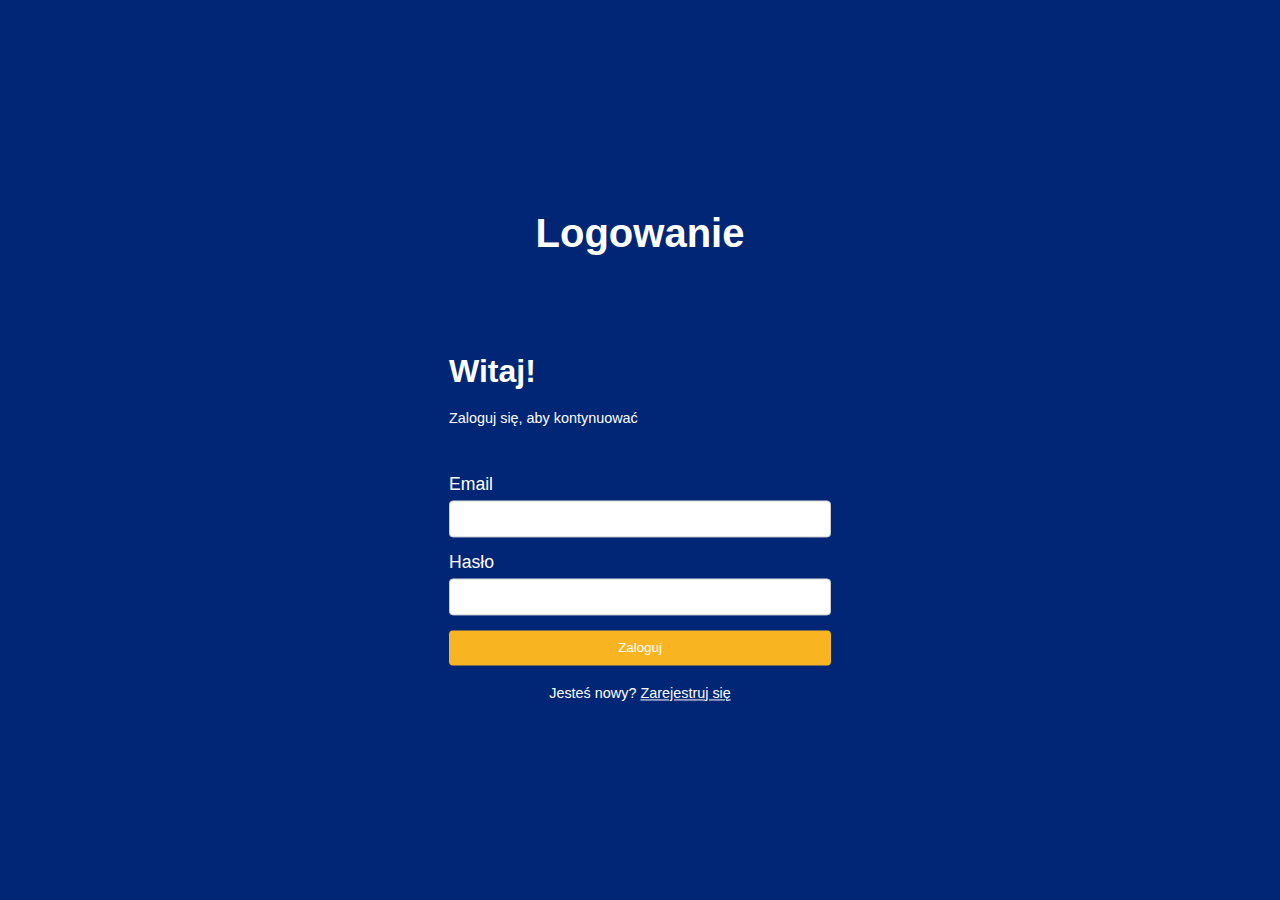
<file: index.html>
<!DOCTYPE html>
<html lang="en">
  <head>
    <meta charset="UTF-8" />
    <meta name="viewport" content="width=device-width, initial-scale=1.0" />
    <title>Logowanie</title>
    <link rel="stylesheet" href="login.css" />
    <link rel="shortcut icon" href="zsti_logo.svg" type="image/x-icon">
  </head>
  <body>
    <div class="login">
      <header>
        <h1>Logowanie</h1>
      </header>
      <div class="loginTekst">
        <h2>Witaj!</h2>
        <p>Zaloguj się, aby kontynuować</p>
      </div>
      <form action="#" method="post">
        <label for="email">Email</label>
        <input type="email" id="email" name="email" required />

        <label for="password">Hasło</label>
        <input type="password" id="password" name="password" required />

        <button type="submit" onclick="window.open('strona_glowna/strona_glowna.html','_self')">Zaloguj</button>
      </form>

      <div class="rejestracja">
        <p>
          Jesteś nowy?
          <a href="resjestracja/rejestracja.html">Zarejestruj się</a>
        </p>
      </div>
    </div>
  </body>
</html>
</file>
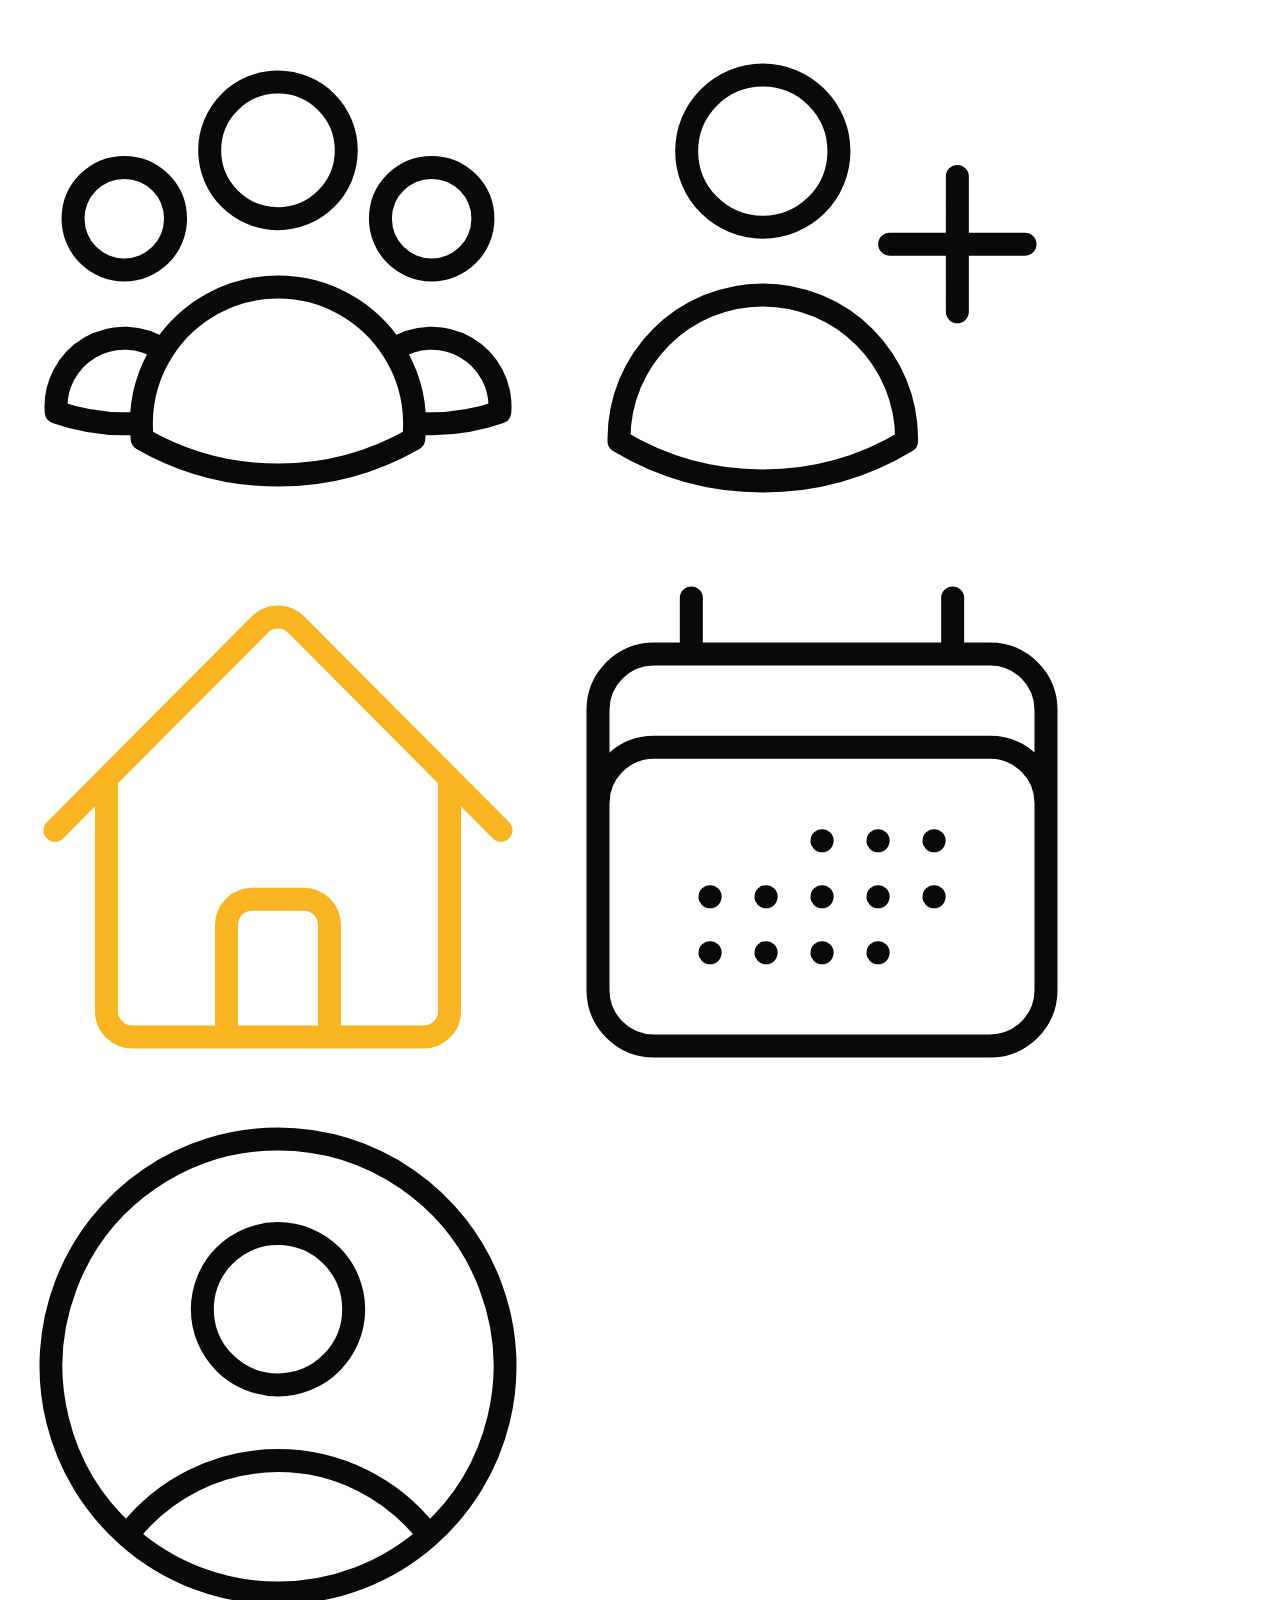
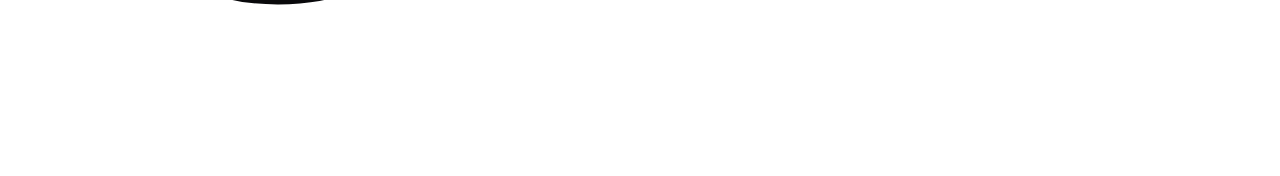
<file: footer.html>
<!DOCTYPE html>
<html lang="en">
<head>
    <meta charset="UTF-8">
    <meta name="viewport" content="width=device-width, initial-scale=1.0">
    <title></title>
    <link rel="stylesheet" href="footer.css">
</head>
<body>
    <footer>
            <a href=""><img src="../ikony_svg/people.svg" alt="Ludzie Ikona"></a>
            <a href=""><img src="../ikony_svg/add.svg" alt="Dodaj Ikona"></a>
            <a href=""><img src="../ikony_svg/home_active.svg" alt="Strona Glowna Ikona"></a>
            <a href=""><img src="../ikony_svg/calendar.svg" alt="Kalendarz Ikona"></a>
            <a href=""><img src="../ikony_svg/profil.svg" alt="Profil Ikona"></a> 
    </footer>
    <div class="footer-space"></div>
</body>
</html>
</file>
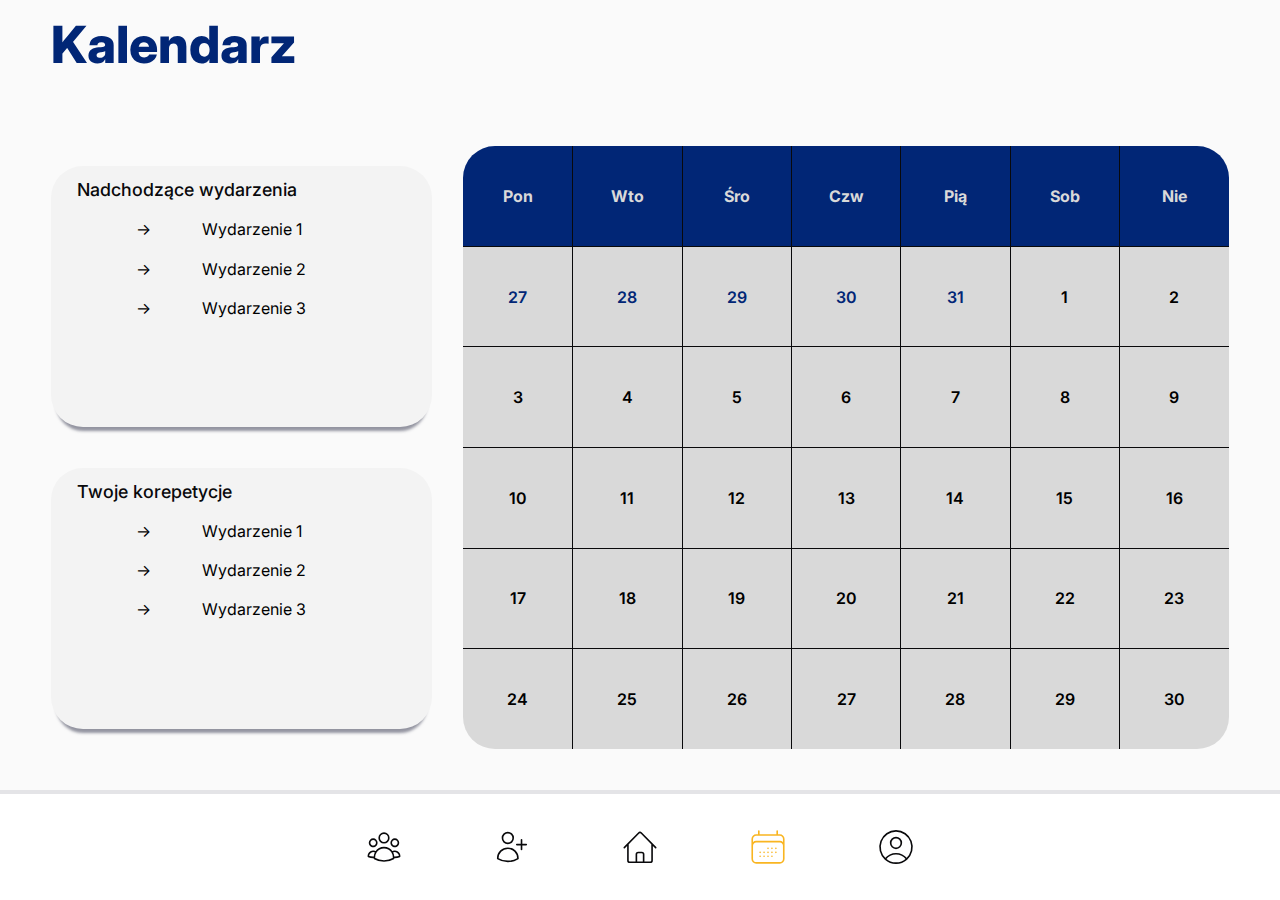
<file: kalendarz/kalendarz.html>
<!DOCTYPE html>
<html lang="pl">
  <head>
    <meta charset="UTF-8" />
    <meta name="viewport" content="width=device-width, initial-scale=1.0" />
    <link rel="stylesheet" href="kalendarz.css" />
    <link rel="stylesheet" href="../footer.css">
    <link rel="shortcut icon" href="../zsti_logo.svg" type="image/x-icon">
    <title>Kalendarz</title>
  </head>
  <body>
    <header>
      <h1>Kalendarz</h1>
    </header>
    <div class="container">
      <section class="wydarzenia">
        <aside class="nadchodzace-wydarzenia">
          <h2>Nadchodzące wydarzenia</h2>
          <ul>
            <li>Wydarzenie 1</li>
            <li>Wydarzenie 2</li>
            <li>Wydarzenie 3</li>
          </ul>
        </aside>
        <aside class="twoje-korepetycje">
          <h2>Twoje korepetycje</h2>
          <ul>
            <li>Wydarzenie 1</li>
            <li>Wydarzenie 2</li>
            <li>Wydarzenie 3</li>
          </ul>
        </aside>
      </section>
      <main>
        <table>
          <tr>
            <th class="table-left-top-corner">Pon</th>
            <th class="table-top">Wto</th>
            <th class="table-top">Śro</th>
            <th class="table-top">Czw</th>     
            <th class="table-top">Pią</th>
            <th class="table-top">Sob</th>
            <th class="table-right-top-corner">Nie</th>
          </tr>
          <tr>
            <td class="table-left previous">27</td>
            <td class="previous">28</td>
            <td class="previous">29</td>
            <td class="previous">30</td>
            <td class="previous">31</td>
            <td>1</td>
            <td class="table-right">2</td>
          </tr>
          <tr>
            <td class="table-left">3</td>
            <td>4</td>
            <td>5</td>
            <td>6</td>
            <td>7</td>
            <td>8</td>
            <td class="table-right">9</td>
          </tr>
          <tr>
            <td class="table-left">10</td>
            <td>11</td>
            <td>12</td>
            <td>13</td>
            <td>14</td>
            <td>15</td>
            <td class="table-right">16</td>
          </tr>
          <tr>
            <td class="table-left">17</td>
            <td>18</td>
            <td>19</td>
            <td>20</td>
            <td>21</td>
            <td>22</td>
            <td class="table-right">23</td>
          </tr>
          <tr>
            <td class="table-left-bottom-corner">24</td>
            <td class="table-bottom">25</td>
            <td class="table-bottom">26</td>
            <td class="table-bottom">27</td>
            <td class="table-bottom">28</td>
            <td class="table-bottom">29</td>
            <td class="table-right-bottom-corner">30</td>
          </tr>
        </table>
      </main>
    </div>
    <footer class="footer">
            <a href="../korepetytorzy/korepetytorzySzukanie.html"><img src="../ikony_svg/people.svg" alt="Ludzie Ikona"></a>
            <a href="../korepetytorzy/korepetycjeDodaj.html"><img src="../ikony_svg/add.svg" alt="Dodaj Ikona"></a>
            <a href="../strona_glowna/strona_glowna.html"><img src="../ikony_svg/home.svg" alt="Strona Glowna Ikona"></a>
            <a href="#"><img src="../ikony_svg/calendar_active.svg" alt="Kalendarz Ikona"></a>
            <a href="../profil/profil.html"><img src="../ikony_svg/profil.svg" alt="Profil Ikona"></a> 
    </footer>
    <div class="footer-space"></div>
  </body>
</html>
</file>
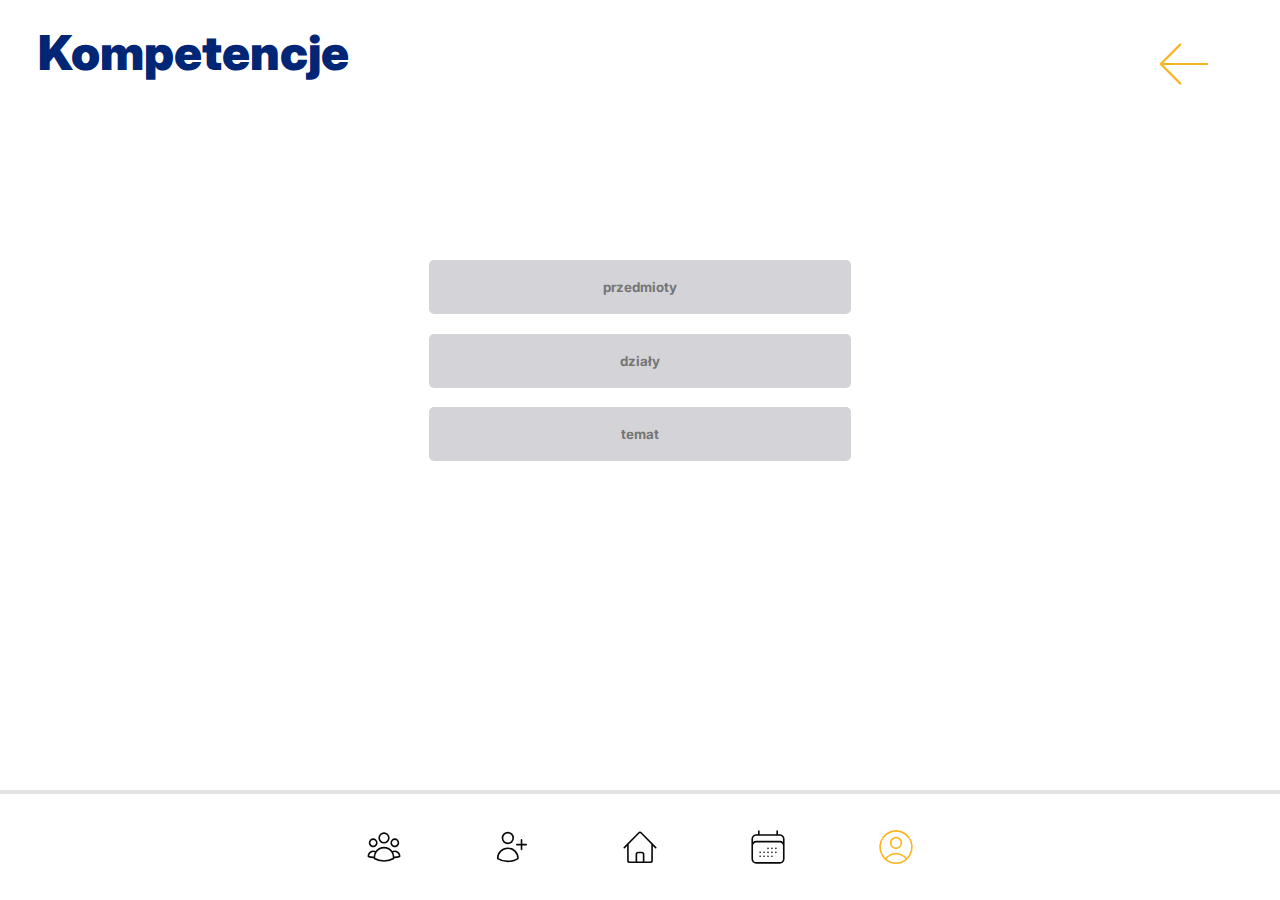
<file: kompetencje/kompetencje.html>
<!DOCTYPE html>
<html lang="en">
<head>
    <meta charset="UTF-8">
    <meta name="viewport" content="width=device-width, initial-scale=1.0">
    <title>Kompetencje</title>
    <link rel="stylesheet" href="kompetencje_style.css">
    <link rel="stylesheet" href="../footer.css">
    <link rel="shortcut icon" href="../zsti_logo.svg" type="image/x-icon">
</head>
<body>
    <header>
        <h1>Kompetencje</h1>
        <!-- <svg width="540" height="540" viewBox="0 0 540 540" fill="none" xmlns="http://www.w3.org/2000/svg">
            <g clip-path="url(#clip0_9_12)">
            <path d="M307.5 66.0625L495 269.5M495 269.5L307.5 472.938M495 269.5H45" stroke="#012676" stroke-width="23" stroke-linecap="round" stroke-linejoin="round"/>
            </g>
            <defs>
            <clipPath id="clip0_9_12">
            <rect width="540" height="540" fill="white"/>
            </clipPath>
            </defs>
            </svg> -->
            <a href="../profil/profil.html"><img src="undo.svg" alt="szczala" class="szczala"></a>
        </header>
    <main>
        <form action="">
            <input type="text" placeholder="przedmioty">
            <input type="text" placeholder="działy">
            <input type="text" placeholder="temat">
        </form>
    </main>
    <footer class="footer">
            <a href="../korepetytorzy/korepetytorzySzukanie.html"><img src="../ikony_svg/people.svg" alt="Ludzie Ikona"></a>
            <a href="../korepetytorzy/korepetycjeDodaj.html"><img src="../ikony_svg/add.svg" alt="Dodaj Ikona"></a>
            <a href="../strona_glowna/strona_glowna.html"><img src="../ikony_svg/home.svg" alt="Strona Glowna Ikona"></a>
            <a href="../kalendarz/kalendarz.html"><img src="../ikony_svg/calendar.svg" alt="Kalendarz Ikona"></a>
            <a href="../profil/profil.html"><img src="../ikony_svg/profil_active.svg" alt="Profil Ikona"></a> 
    </footer>
    <div class="footer-space"></div>
</body>
</html>
</file>
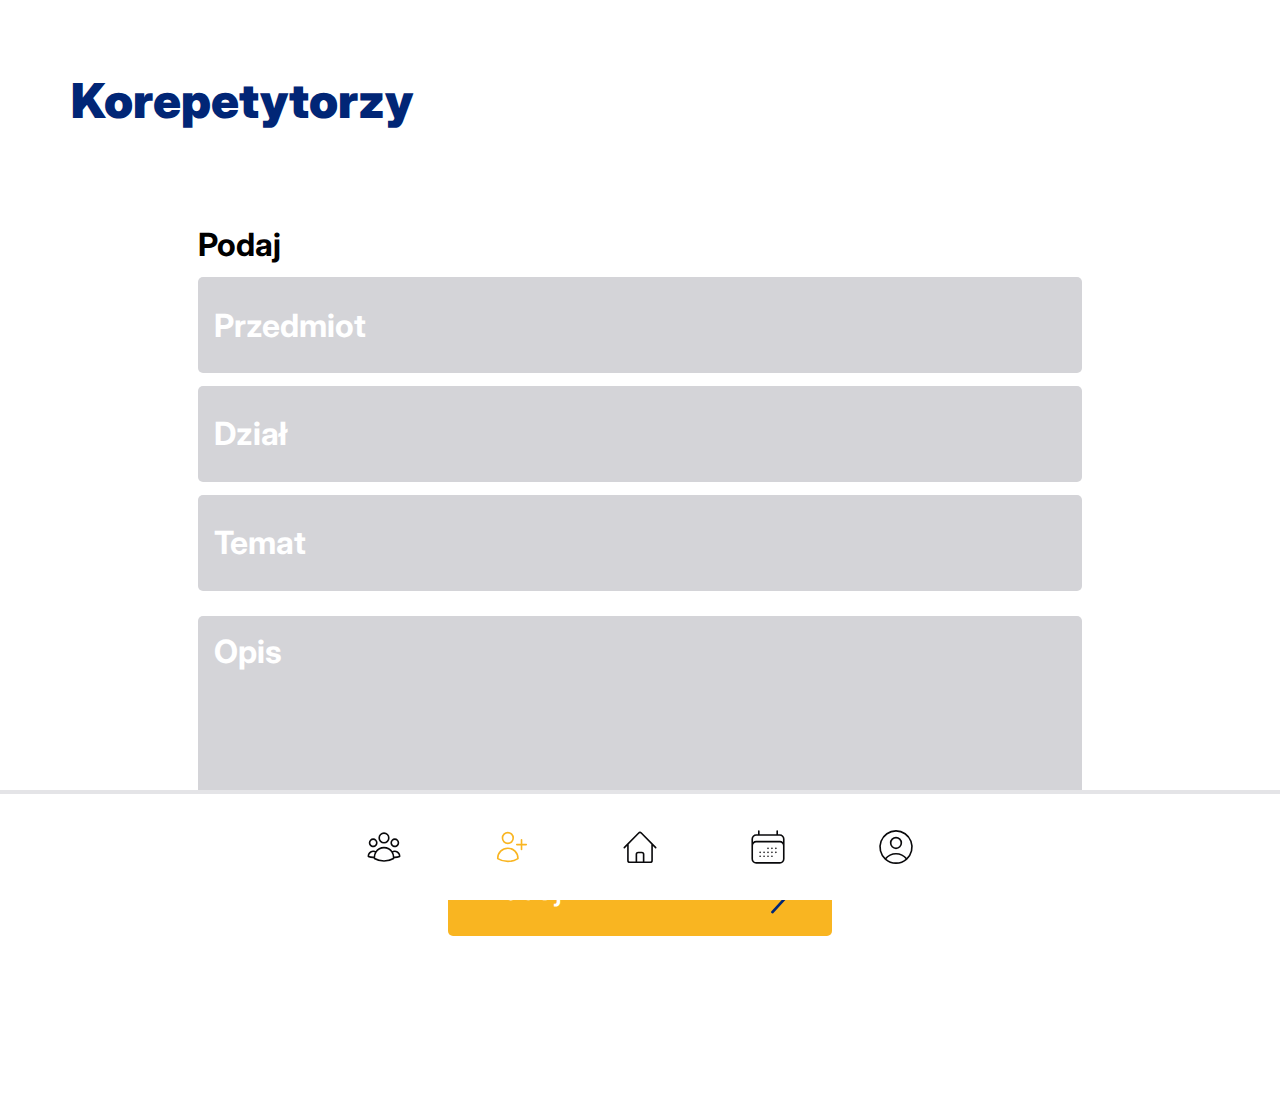
<file: korepetytorzy/korepetycjeDodaj.html>
<!DOCTYPE html>
<html lang="en">
  <head>
    <meta charset="UTF-8" />
    <meta http-equiv="X-UA-Compatible" content="IE=edge" />
    <meta
      name="viewport"
      content="width=
    , initial-scale=1.0"
    />
    <link rel="stylesheet" href="korepetytorzy.css" />
    <link rel="stylesheet" href="../footer.css" />
    <link rel="shortcut icon" href="../zsti_logo.svg" type="image/x-icon">
    <title>Korepetycje</title>
  </head>
  <body>
    <header class="mainHeader">
      Korepetytorzy
      <!-- <a href="korepetytorzyWyniki.html"><img src="img/undo.svg" alt="" /></a> -->
    </header>
    <main class="fromMain">
      <form action="szukanieKorepetytor">
        <label for="preferencje">Podaj</label>
        <select name="przedmioty" id="przedmioty" class="korepetytorzyS">
          <option value="0" disabled hidden selected>Przedmiot</option>
          <optgroup label="przedmioty podstawowe">
            <option value="mat">matematyka</option>
            <option value="pol">polski</option>
            <option value="geo">geografia</option>
            <option value="chem">chemia</option>
            <option value="biol">biologia</option>
            <option value="ang">angielski</option>
            <option value="fiz">fizyka</option>
          </optgroup>
          <optgroup label="przedmioty zawodowe">
            <option value="a">a</option>
            <option value="b">b</option>
          </optgroup>
        </select>
        <select name="dzial" id="dzial" class="korepetytorzyS">
          <option value="0" disabled hidden selected>Dział</option>
          <optgroup label="Pdzial">
            <option value="mat">matematyka</option>
            <option value="pol">polski</option>
            <option value="geo">geografia</option>
            <option value="chem">chemia</option>
            <option value="biol">biologia</option>
            <option value="ang">angielski</option>
            <option value="fiz">fizyka</option>
          </optgroup>
        </select>
        <select name="temat" id="temat" class="korepetytorzyS">
          <option value="0" disabled hidden selected>Temat</option>
          <optgroup label="Dtemat">
            <option value="mat">matematyka</option>
            <option value="pol">polski</option>
            <option value="geo">geografia</option>
            <option value="chem">chemia</option>
            <option value="biol">biologia</option>
            <option value="ang">angielski</option>
            <option value="fiz">fizyka</option>
          </optgroup>
        </select>
        <!-- <label for="Opis">Opis:</label> -->

        <textarea style="resize: none;" class="opis" id="Opis" name="Opis" rows="4" cols="50" >Opis
            </textarea
        >
        <div class="a">
          <button
          type="reset"
            
            class="szukaj"
          >
            Dodaj <img src="img/korepetytorzy_arrow.svg" alt="" />
          </button>
        </div>
      </form>
    </main>
    <footer class="footer">
      <a href="../korepetytorzy/korepetytorzySzukanie.html"
        ><img src="../ikony_svg/people.svg" alt="Ludzie Ikona"
      /></a>
      <a href="#"
        ><img src="../ikony_svg/add_active.svg" alt="Dodaj Ikona"
      /></a>
      <a href="../strona_glowna/strona_glowna.html"
        ><img src="../ikony_svg/home.svg" alt="Strona Glowna Ikona"
      /></a>
      <a href="../kalendarz/kalendarz.html"
        ><img src="../ikony_svg/calendar.svg" alt="Kalendarz Ikona"
      /></a>
      <a href="../profil/profil.html"
        ><img src="../ikony_svg/profil.svg" alt="Profil Ikona"
      /></a>
    </footer>
    <div class="footer-space"></div>
  </body>
</html>
</file>
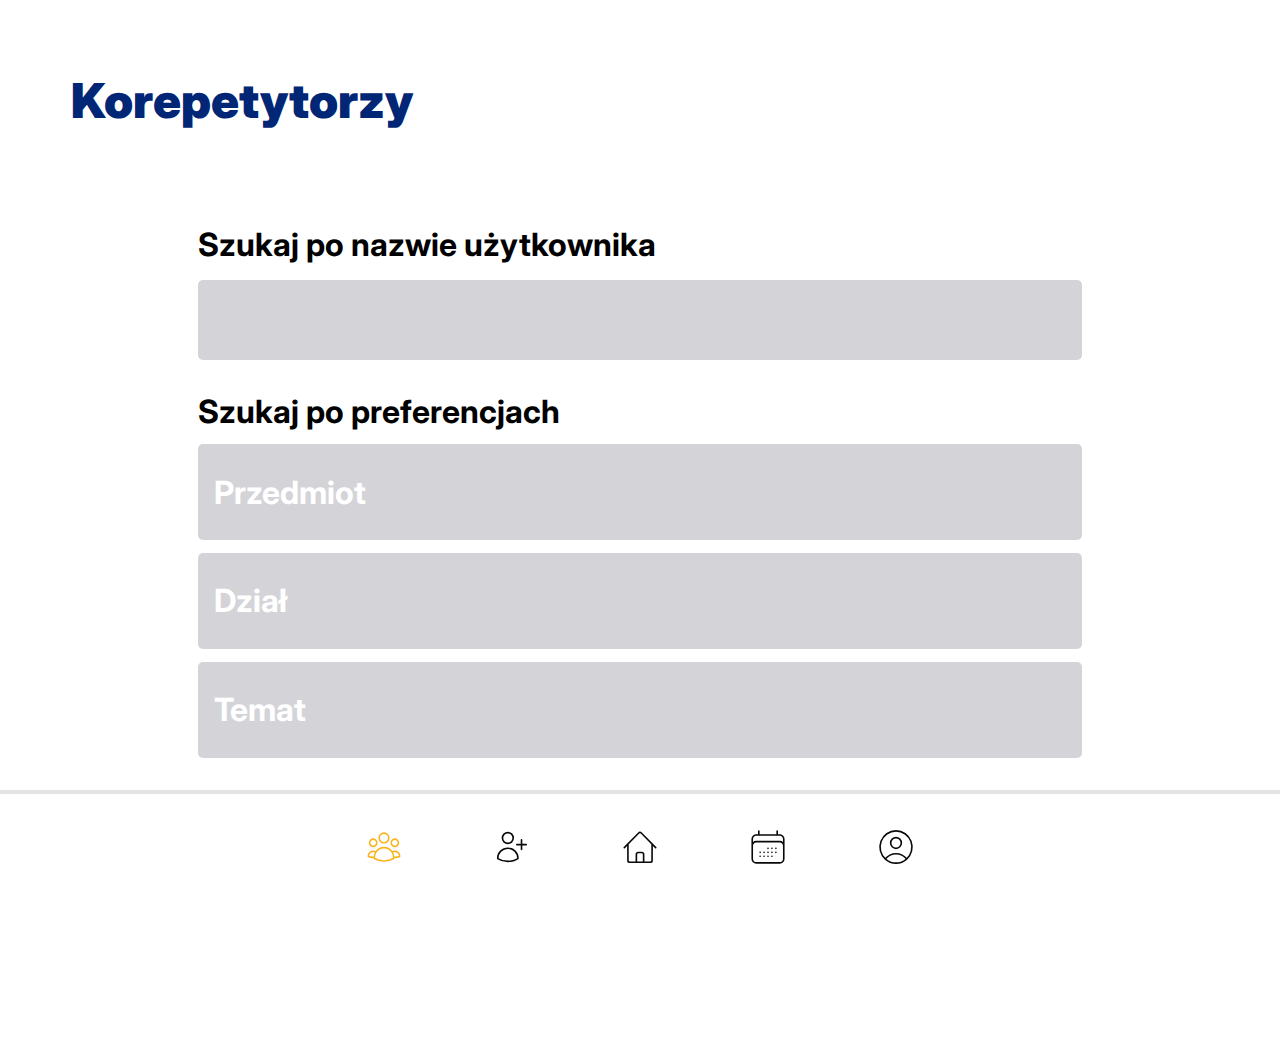
<file: korepetytorzy/korepetytorzySzukanie.html>
<!DOCTYPE html>
<html lang="en">
<head>
    <meta charset="UTF-8">
    <meta http-equiv="X-UA-Compatible" content="IE=edge">
    <meta name="viewport" content="width=
    , initial-scale=1.0">
    <link rel="stylesheet" href="korepetytorzy.css">
    <link rel="stylesheet" href="../footer.css">
    <link rel="shortcut icon" href="../zsti_logo.svg" type="image/x-icon">
    <title>Korepetycje</title>
</head>
<body>
    <header class="mainHeader">Korepetytorzy
        <!-- <a href="korepetytorzyWyniki.html"><img src="img/undo.svg" alt=""></a> -->
    </header>
    <main class="fromMain">
        <form action="szukanieKorepetytor">
            <label for="nazwaU">Szukaj po nazwie użytkownika</label>
            <input class="input-nazwa-uzytkownika" type="text">

            <label for="preferencje">Szukaj po preferencjach</label>
            <select name="przedmioty" id="przedmioty" class="korepetytorzyS">
                <option value="0" disabled hidden selected>Przedmiot</option>
                <optgroup label="przedmioty podstawowe">
                    <option value="mat">matematyka</option>
                    <option value="pol">polski</option>
                    <option value="geo">geografia</option>
                    <option value="chem">chemia</option>
                    <option value="biol">biologia</option>
                    <option value="ang">angielski</option>
                    <option value="fiz">fizyka</option>
                </optgroup>
                <optgroup label="przedmioty zawodowe">
                    <option value="a">a</option>
                    <option value="b">b</option>
                </optgroup>
            </select>
            <select name="dzial" id="dzial" class="korepetytorzyS">
                <option value="0" disabled hidden selected>Dział</option>
                <optgroup label="Pdzial">
                    <option value="mat">matematyka</option>
                    <option value="pol">polski</option>
                    <option value="geo">geografia</option>
                    <option value="chem">chemia</option>
                    <option value="biol">biologia</option>
                    <option value="ang">angielski</option>
                    <option value="fiz">fizyka</option>
                </optgroup>
            </select>
            <select name="temat" id="temat" class="korepetytorzyS">
                <option value="0" disabled hidden selected>Temat</option>
                <optgroup label="Dtemat">
                    <option value="mat">matematyka</option>
                    <option value="pol">polski</option>
                    <option value="geo">geografia</option>
                    <option value="chem">chemia</option>
                    <option value="biol">biologia</option>
                    <option value="ang">angielski</option>
                    <option value="fiz">fizyka</option>
                </optgroup>
            </select>
            <div class="a">
                <button type="reset" value="Szukaj" onclick="window.open('../korepetytorzy/korepetytorzyWyniki.html','_self')"  class="szukaj">Szukaj <img src="img/korepetytorzy_arrow.svg" alt=""></button>
        </div>
        </form>
    </main>
    <footer class="footer">
            <a href="#"><img src="../ikony_svg/people_active.svg" alt="Ludzie Ikona"></a>
            <a href="../korepetytorzy/korepetycjeDodaj.html"><img src="../ikony_svg/add.svg" alt="Dodaj Ikona"></a>
            <a href="../strona_glowna/strona_glowna.html"><img src="../ikony_svg/home.svg" alt="Strona Glowna Ikona"></a>
            <a href="../kalendarz/kalendarz.html"><img src="../ikony_svg/calendar.svg" alt="Kalendarz Ikona"></a>
            <a href="../profil/profil.html"><img src="../ikony_svg/profil.svg" alt="Profil Ikona"></a> 
    </footer>
    <div class="footer-space"></div>
</body>
</html>
</file>
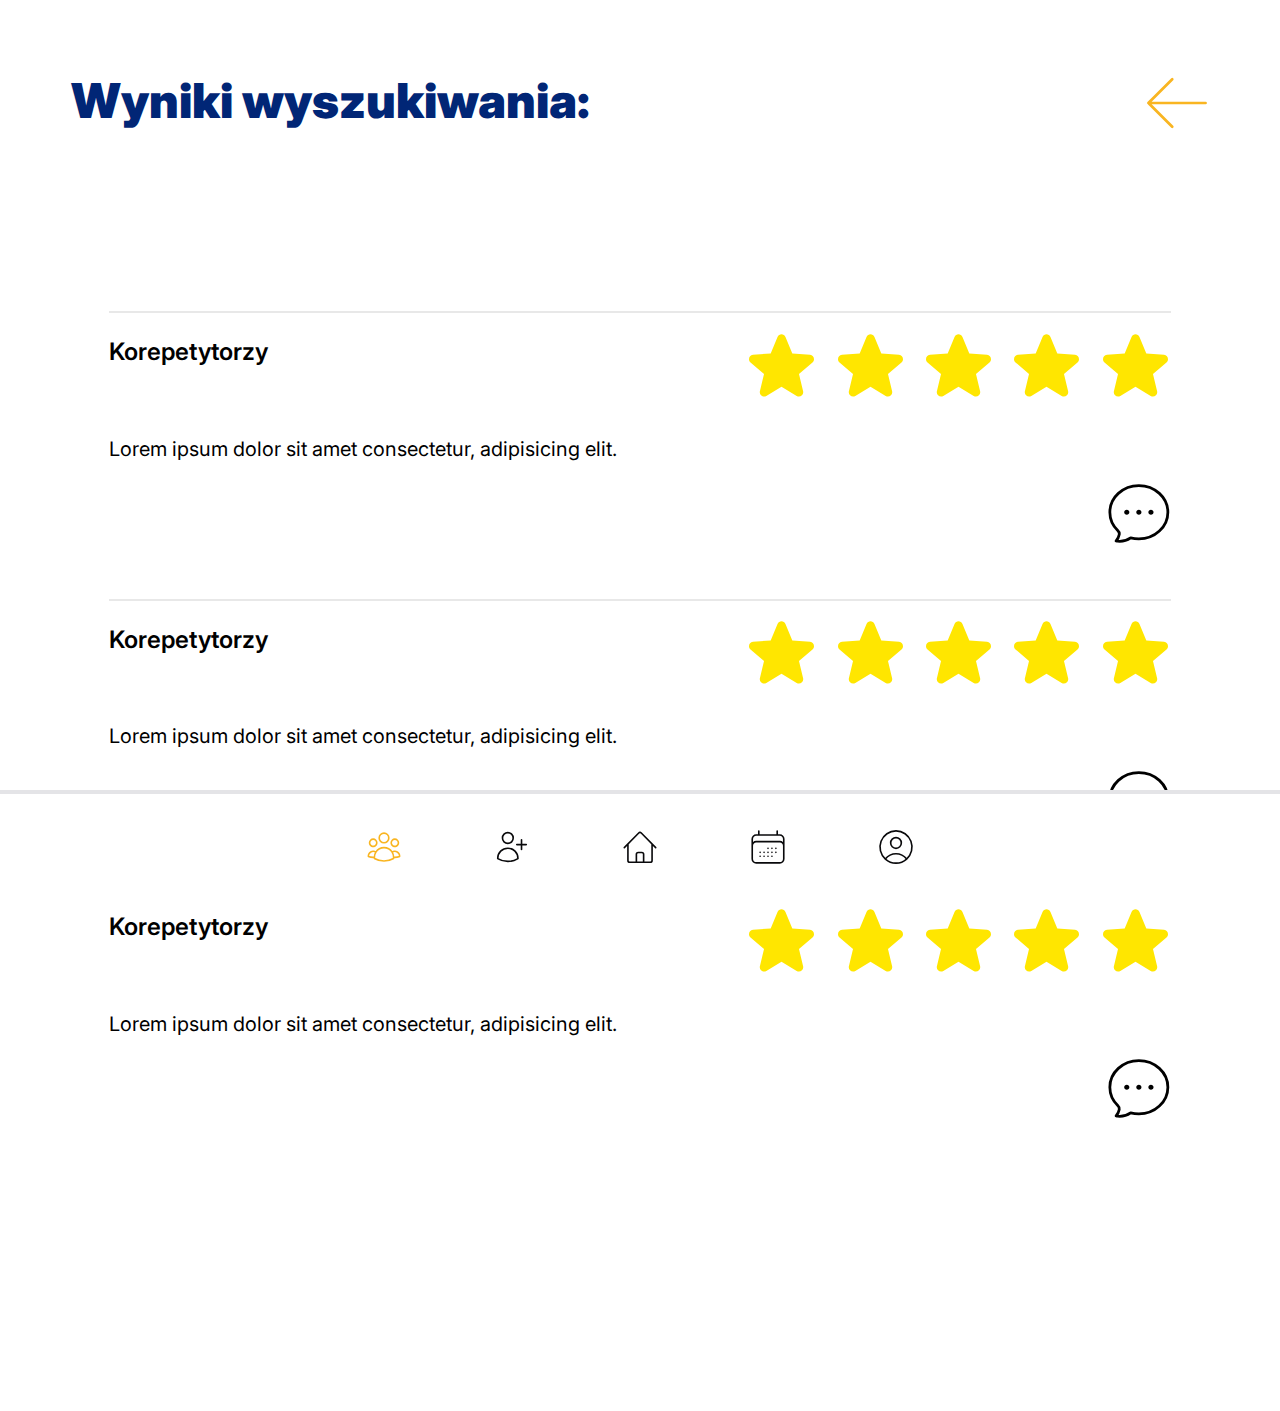
<file: korepetytorzy/korepetytorzyWyniki.html>
<!DOCTYPE html>
<html lang="en">
<head>
    <meta charset="UTF-8">
    <meta http-equiv="X-UA-Compatible" content="IE=edge">
    <meta name="viewport" content="width=
    , initial-scale=1.0">
    <link rel="stylesheet" href="korepetytorzy.css">
    <link rel="stylesheet" href="../footer.css">
    <link rel="shortcut icon" href="../zsti_logo.svg" type="image/x-icon">
    <title>Korepetycje</title>
</head>
<body>
    <header class="mainHeader">Wyniki wyszukiwania:
        <a href="korepetytorzySzukanie.html"><img src="img/undo.svg" alt=""></a>
    </header>
    <main class="mainRating">
        <section class="korepetytor">
            <header class="headerRating"><p class="name">Korepetytorzy</p>
                <p class="stars"><img src="img/star.svg" class="star" alt=""><img src="img/star.svg" class="star" alt=""><img src="img/star.svg" class="star" alt=""><img src="img/star.svg" class="star" alt=""><img src="img/star.svg" class="star" alt=""></p>
            </header>
            <p>Lorem ipsum dolor sit amet consectetur, adipisicing elit.</p>
            <footer><img src="img/message.svg" alt=""></footer>
        </section>
        <section class="korepetytor">
            <header class="headerRating"><p class="name">Korepetytorzy</p>
                <p class="stars"><img src="img/star.svg" class="star" alt=""><img src="img/star.svg" class="star" alt=""><img src="img/star.svg" class="star" alt=""><img src="img/star.svg" class="star" alt=""><img src="img/star.svg" class="star" alt=""></p>
            </header>
            <p>Lorem ipsum dolor sit amet consectetur, adipisicing elit.</p>
            <footer><img src="img/message.svg" alt=""></footer>
        </section>
        <section class="korepetytor">
            <header class="headerRating"><p class="name">Korepetytorzy</p>
                <p class="stars"><img src="img/star.svg" class="star" alt=""><img src="img/star.svg" class="star" alt=""><img src="img/star.svg" class="star" alt=""><img src="img/star.svg" class="star" alt=""><img src="img/star.svg" class="star" alt=""></p>
            </header>
            <p>Lorem ipsum dolor sit amet consectetur, adipisicing elit.</p>
            <footer><img src="img/message.svg" alt=""></footer>
        </section>
    </main>
    <footer class="footer">
            <a href="../korepetytorzy/korepetytorzySzukanie.html"><img src="../ikony_svg/people_active.svg" alt="Ludzie Ikona"></a>
            <a href="../korepetytorzy/korepetycjeDodaj.html"><img src="../ikony_svg/add.svg" alt="Dodaj Ikona"></a>
            <a href="../strona_glowna/strona_glowna.html"><img src="../ikony_svg/home.svg" alt="Strona Glowna Ikona"></a>
            <a href="../kalendarz/kalendarz.html"><img src="../ikony_svg/calendar.svg" alt="Kalendarz Ikona"></a>
            <a href="../profil/profil.html"><img src="../ikony_svg/profil.svg" alt="Profil Ikona"></a> 
    </footer>
    <div class="footer-space"></div>
</body>
</html>
</file>
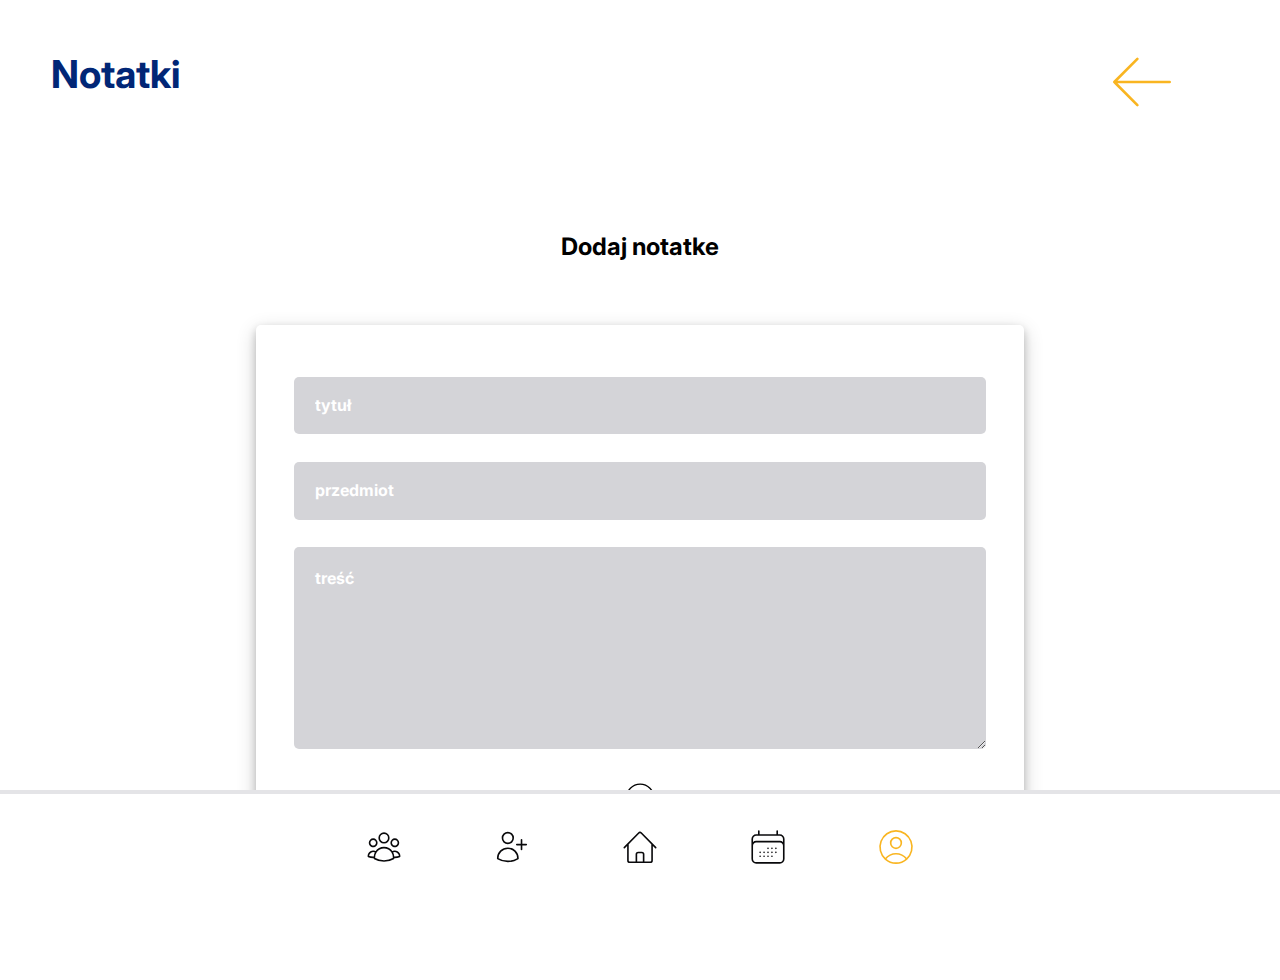
<file: notatki/dodajNotatki.html>
<!DOCTYPE html>
<html lang="pl">
<head>
    <meta charset="UTF-8">
    <meta http-equiv="X-UA-Compatible" content="IE=edge">
    <meta name="viewport" content="width=device-width, initial-scale=1.0">
    <title>Dodaj notatke</title>
    <link rel="stylesheet" href="notatki.css">
    <link rel="stylesheet" href="../footer.css">
    <link rel="shortcut icon" href="../zsti_logo.svg" type="image/x-icon">
    <style>
        @media (min-width: 1000px){
            form{
                margin: 0% 20% 0% 20%;
                padding: 3%;
                width: auto;
            }
            
        }
        h2{
            text-align: center;
            margin-bottom: 5%;
        }
    </style>
    <script src="form.js" defer></script>
</head>
<body>
    <header>
        <b>Notatki</b>
        <a href="notatki.html" class="backArrow"><img src="svg/undo.svg" alt="backArrow" class="szczala"></a>
    </header>
    <main>
        <h2>Dodaj notatke</h2>
        <form action="#">
            <label for="title"></label>
            <input type="text" name="title" id="title" required placeholder="tytuł">
            <label for="subject"></label>
            <input type="text" name="subject" id="subject" placeholder="przedmiot" required>
            <label for="text"></label>
            <textarea name="text" id="text" cols="30" rows="10" placeholder="treść" required></textarea>
            <button type="submit" class="addBtn"><img src="svg/undo-1.svg" alt=""></button>
        </form>
    </main>
    <footer class="footer">
            <a href="../korepetytorzy/korepetytorzySzukanie.html"><img src="../ikony_svg/people.svg" alt="Ludzie Ikona"></a>
            <a href="../korepetytorzy/korepetycjeDodaj.html"><img src="../ikony_svg/add.svg" alt="Dodaj Ikona"></a>
            <a href="../strona_glowna/strona_glowna.html"><img src="../ikony_svg/home.svg" alt="Strona Glowna Ikona"></a>
            <a href="../kalendarz/kalendarz.html"><img src="../ikony_svg/calendar.svg" alt="Kalendarz Ikona"></a>
            <a href="../profil/profil.html"><img src="../ikony_svg/profil_active.svg" alt="Profil Ikona"></a> 
    </footer>
    <div class="footer-space"></div>
</body>
</html>
</file>
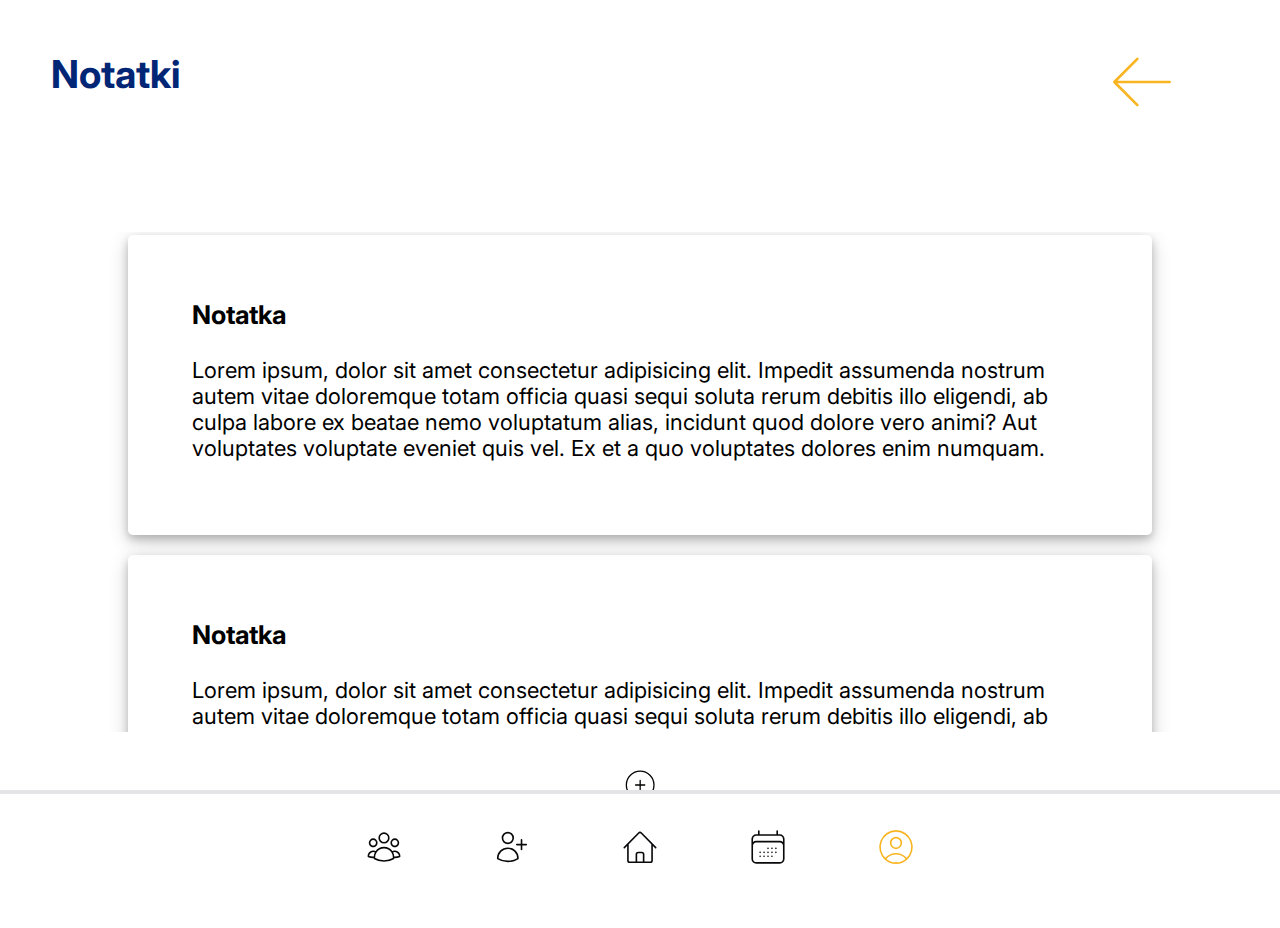
<file: notatki/notatki.html>
<!DOCTYPE html>
<html lang="en">
  <head>
    <meta charset="UTF-8" />
    <meta name="viewport" content="width=device-width, initial-scale=1.0" />
    <title>Notatki</title>
    <link rel="stylesheet" href="notatki.css" />
    <link rel="stylesheet" href="../footer.css" />
    <script src="notatka.js" defer></script>
    <script src="form.js" defer></script>
    <link rel="shortcut icon" href="../zsti_logo.svg" type="image/x-icon">
  </head>
  <body>
    <div class="container">
      <header>
        <b>Notatki</b>
        <a href="../profil/profil.html" class="backArrow">
          <img src="svg/undo.svg" alt="Back" class="szczala" />
        </a>
      </header>
      <main>
        <div class="articles">
          <article class="note">
            <h3>Notatka</h3>
            <p style="padding-top: 3%">
              Lorem ipsum, dolor sit amet consectetur adipisicing elit. Impedit
              assumenda nostrum autem vitae doloremque totam officia quasi sequi
              soluta rerum debitis illo eligendi, ab culpa labore ex beatae nemo
              voluptatum alias, incidunt quod dolore vero animi? Aut voluptates
              voluptate eveniet quis vel. Ex et a quo voluptates dolores enim
              numquam.
            </p>
          </article>
          <article class="note">
            <h3>Notatka</h3>
            <p style="padding-top: 3%">
              Lorem ipsum, dolor sit amet consectetur adipisicing elit. Impedit
              assumenda nostrum autem vitae doloremque totam officia quasi sequi
              soluta rerum debitis illo eligendi, ab culpa labore ex beatae nemo
              voluptatum alias, incidunt quod dolore vero animi? Aut voluptates
              voluptate eveniet quis vel. Ex et a quo voluptates dolores enim
              numquam.
            </p>
          </article>
          <article class="note">
            <h3>Notatka</h3>
            <p style="padding-top: 3%">
              Lorem ipsum, dolor sit amet consectetur adipisicing elit. Impedit
              assumenda nostrum autem vitae doloremque totam officia quasi sequi
              soluta rerum debitis illo eligendi, ab culpa labore ex beatae nemo
              voluptatum alias, incidunt quod dolore vero animi? Aut voluptates
              voluptate eveniet quis vel. Ex et a quo voluptates dolores enim
              numquam.
            </p>
          </article>
        </div>
        <div class="formDiv">
          <h1>Dodaj notatkę</h1>
          <form action="#">
            <label for="title"></label>
            <input
              type="text"
              name="title"
              id="title"
              required
              placeholder="Tytuł"
            />
            <label for="subject"></label>
            <input
              type="text"
              name="subject"
              id="subject"
              placeholder="Przedmiot"
              required
            />
            <label for="text"></label>
            <textarea
              name="text"
              id="text"
              cols="30"
              rows="10"
              placeholder="Treść"
              style="resize: none;"
              required
            ></textarea>
            <button type="submit" class="addBtn">
              <img src="svg/undo-1.svg" alt="Submit" />
            </button>
          </form>
        </div>
        <a href="dodajNotatki.html" class="addBtn" id="addFormBtn">
          <img src="svg/undo-1.svg" alt="Add" />
        </a>
      </main>
      <footer class="footer">
            <a href="../korepetytorzy/korepetytorzySzukanie.html"><img src="../ikony_svg/people.svg" alt="Ludzie Ikona"></a>
            <a href="../korepetytorzy/korepetycjeDodaj.html"><img src="../ikony_svg/add.svg" alt="Dodaj Ikona"></a>
            <a href="../strona_glowna/strona_glowna.html"><img src="../ikony_svg/home.svg" alt="Strona Glowna Ikona"></a>
            <a href="../kalendarz/kalendarz.html"><img src="../ikony_svg/calendar.svg" alt="Kalendarz Ikona"></a>
            <a href="../profil/profil.html"><img src="../ikony_svg/profil_active.svg" alt="Profil Ikona"></a> 
    </footer>
    <div class="footer-space"></div>
    </div>
  </body>
</html>
</file>
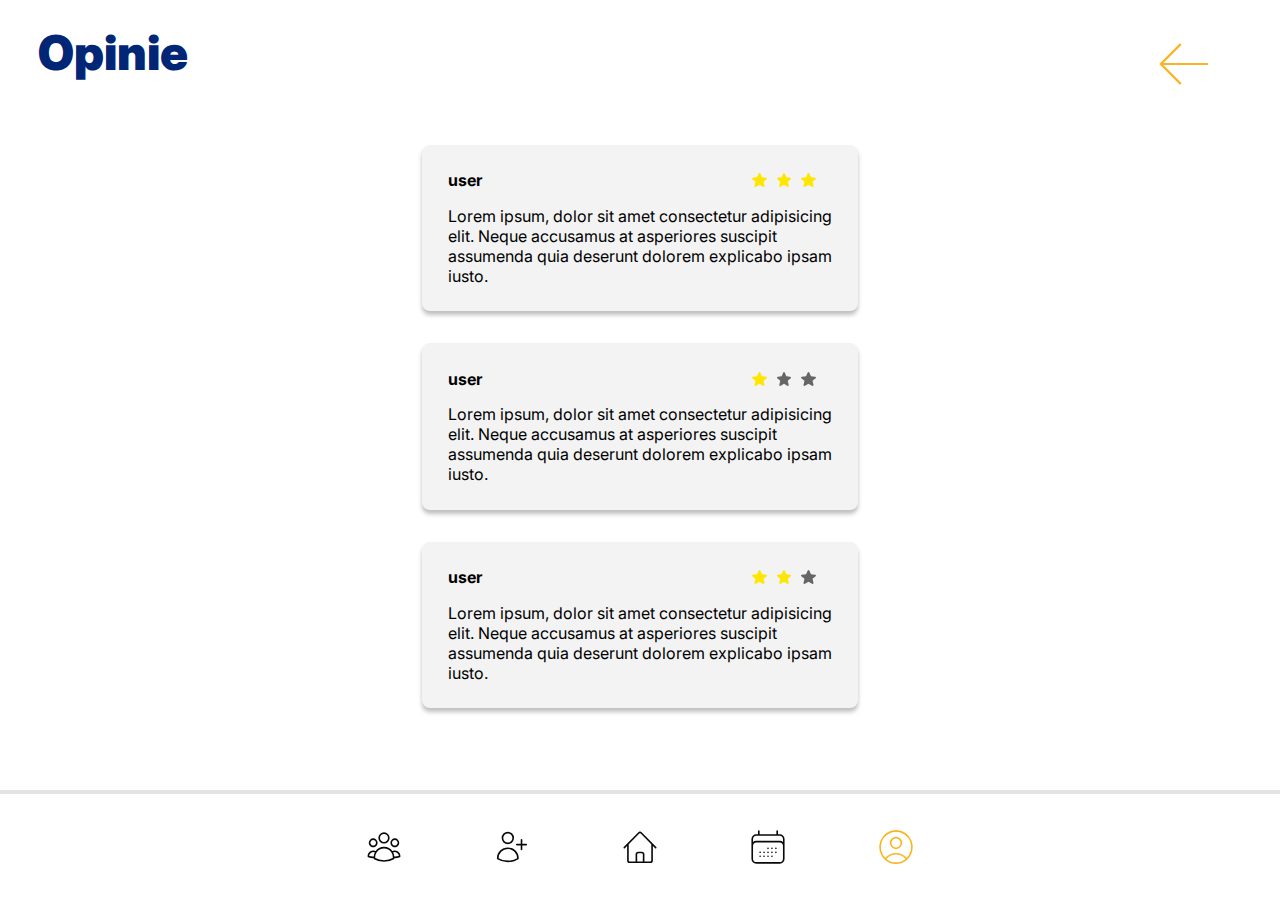
<file: opinie/opinie.html>
<!DOCTYPE html>
<html lang="en">
<head>
    <meta charset="UTF-8">
    <meta name="viewport" content="width=device-width, initial-scale=1.0">
    <title>Opinie</title>
    <link rel="stylesheet" href="opinie_style.css">
    <link rel="stylesheet" href="../footer.css">
    <link rel="shortcut icon" href="../zsti_logo.svg" type="image/x-icon">
</head>
<body>
    <header>
        <h1>Opinie</h1>
        <!-- <svg width="540" height="540" viewBox="0 0 540 540" fill="none" xmlns="http://www.w3.org/2000/svg">
            <g clip-path="url(#clip0_9_12)">
            <path d="M307.5 66.0625L495 269.5M495 269.5L307.5 472.938M495 269.5H45" stroke="#012676" stroke-width="23" stroke-linecap="round" stroke-linejoin="round"/>
            </g>
            <defs>
            <clipPath id="clip0_9_12">
            <rect width="540" height="540" fill="white"/>
            </clipPath>
            </defs>
            </svg> -->
           <a href="../profil/profil.html"><img src="undo.svg" alt="szczala" class="szczala"></a> 
    </header>
    <main>
        <div class="rating">
            <div class="rating-header">
                <p>user</p>
                <div class="stars">
                    <img src="star.svg" alt="">
                    <img src="star.svg" alt="">
                    <img src="star.svg" alt="">
                </div>
            </div>
            <div class="rating-main">
                <p>
                    Lorem ipsum, dolor sit amet consectetur adipisicing elit. Neque accusamus at asperiores suscipit assumenda quia deserunt dolorem explicabo ipsam iusto.
                </p>
            </div>
        </div>
        <div class="rating">
            <div class="rating-header">
                <p>user</p>
                <div class="stars">
                    <img src="star.svg" alt="">
                    <img src="star_empty.svg" alt="">
                    <img src="star_empty.svg" alt="">
                </div>
            </div>
            <div class="rating-main">
                <p>
                    Lorem ipsum, dolor sit amet consectetur adipisicing elit. Neque accusamus at asperiores suscipit assumenda quia deserunt dolorem explicabo ipsam iusto.
                </p>
            </div>
        </div>
        <div class="rating">
            <div class="rating-header">
                <p>user</p>
                <div class="stars">
                    <img src="star.svg" alt="">
                    <img src="star.svg" alt="">
                    <img src="star_empty.svg" alt="">
                </div>
            </div>
            <div class="rating-main">
                <p>
                    Lorem ipsum, dolor sit amet consectetur adipisicing elit. Neque accusamus at asperiores suscipit assumenda quia deserunt dolorem explicabo ipsam iusto.
                </p>
            </div>
        </div>
        
    </main>
    <footer class="footer">
            <a href="../korepetytorzy/korepetytorzySzukanie.html"><img src="../ikony_svg/people.svg" alt="Ludzie Ikona"></a>
            <a href="../korepetytorzy/korepetycjeDodaj.html"><img src="../ikony_svg/add.svg" alt="Dodaj Ikona"></a>
            <a href="../strona_glowna/strona_glowna.html"><img src="../ikony_svg/home.svg" alt="Strona Glowna Ikona"></a>
            <a href="../kalendarz/kalendarz.html"><img src="../ikony_svg/calendar.svg" alt="Kalendarz Ikona"></a>
            <a href="../profil/profil.html"><img src="../ikony_svg/profil_active.svg" alt="Profil Ikona"></a> 
    </footer>
    <div class="footer-space"></div>
</body>
</html>
</file>
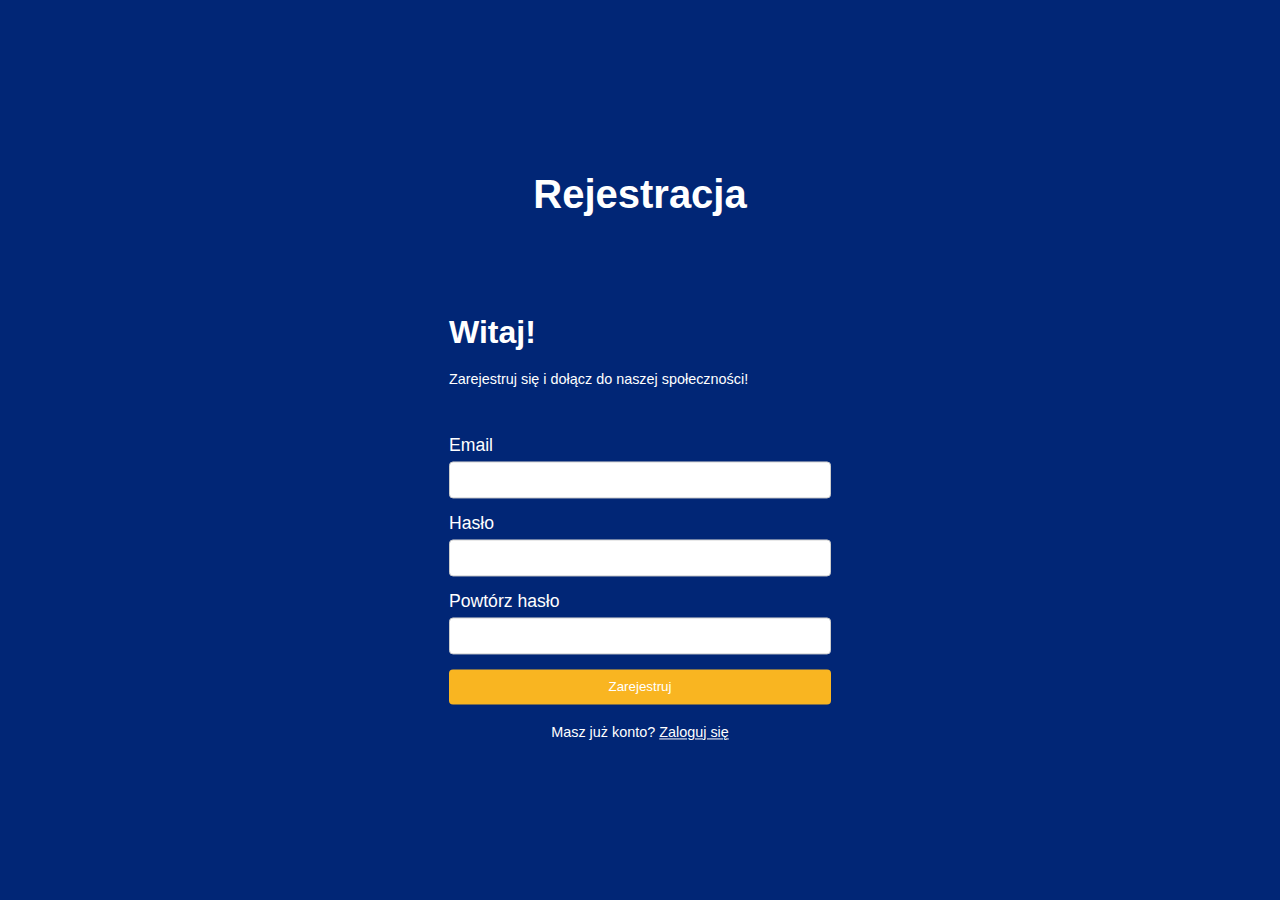
<file: resjestracja/rejestracja.html>
<!DOCTYPE html>
<html lang="en">
  <head>
    <meta charset="UTF-8" />
    <meta name="viewport" content="width=device-width, initial-scale=1.0" />
    <title>Rejestracja</title>
    <link rel="stylesheet" href="rejestracja.css" />
    <link rel="shortcut icon" href="../zsti_logo.svg" type="image/x-icon">
  </head>
  <body>
    
    <div class="login">
      <header>
      <h1>Rejestracja</h1>
    </header>
      <div class="loginTekst">
        <h2>Witaj!</h2>
        <p>Zarejestruj się i dołącz do naszej społeczności!</p>
      </div>
      <form action="#" method="post">
        <label for="email">Email</label>
        <input type="email" id="email" name="email" required />

        <label for="password">Hasło</label>
        <input type="password" id="password" name="password" required />

        <label for="confirm-password">Powtórz hasło</label>
        <input
          type="password"
          id="confirm-password"
          name="confirm-password"
          required
        />

        <button type="submit">Zarejestruj</button>
      </form>

      <div class="rejestracja">
        <p>Masz już konto? <a href="../index.html">Zaloguj się</a></p>
      </div>
    </div>
  </body>
</html>
</file>
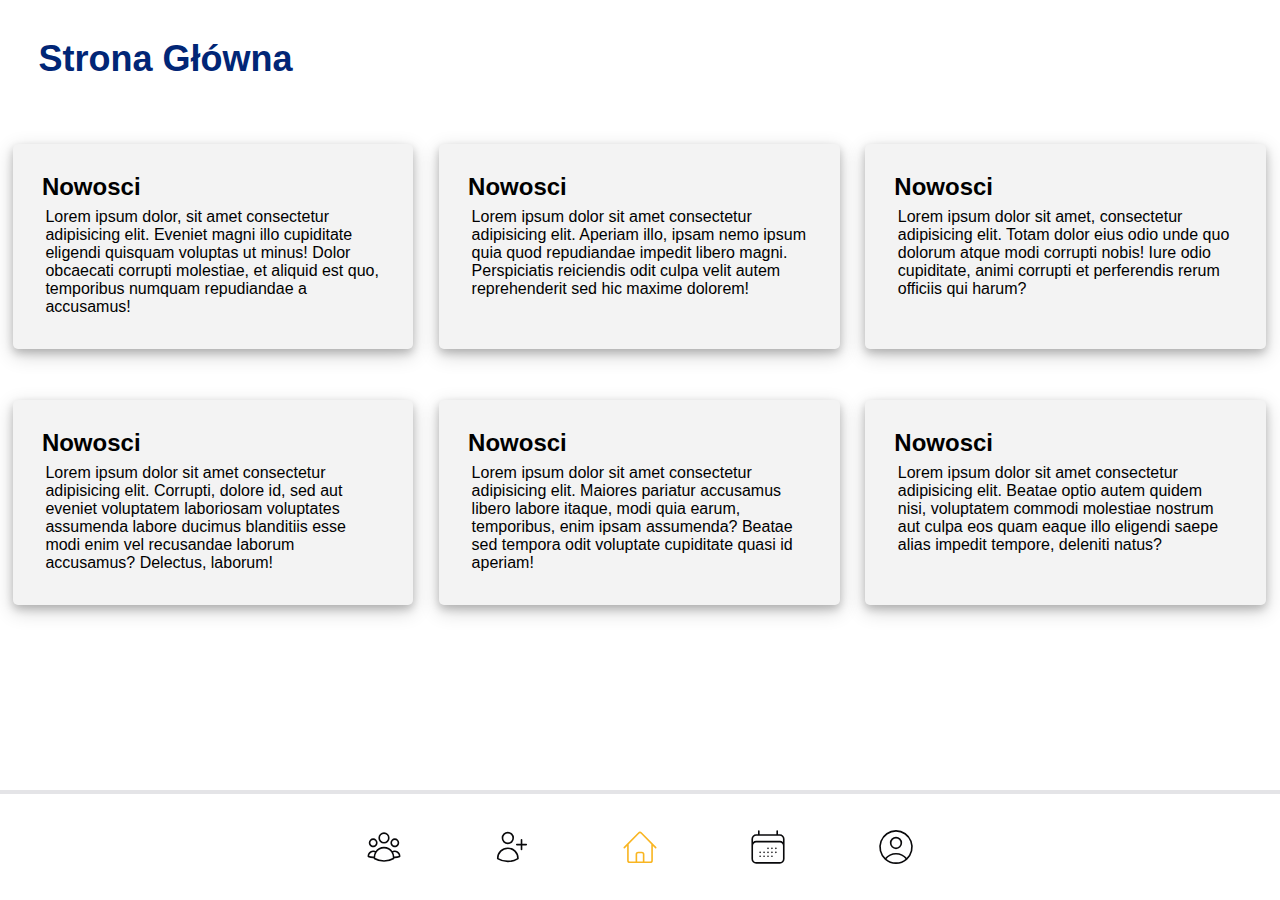
<file: strona_glowna/strona_glowna.html>
<!DOCTYPE html>
<html lang="en">
<head>
    <meta charset="UTF-8">
    <meta http-equiv="X-UA-Compatible" content="IE=edge">
    <meta name="viewport" content="width=device-width, initial-scale=1.0">
    <title>Strona Główna</title>
    <link rel="stylesheet" href="strona_glowna.css">
    <link rel="stylesheet" href="../footer.css">
    <link rel="shortcut icon" href="../zsti_logo.svg" type="image/x-icon">
    <style>
        @media (max-width: 800px) {
            footer{
                position: sticky;
    
            }
        }
    </style>
</head>
<body>
    <div class="container">
        <header>
            <b>Strona Główna</b>
        </header>
        <main>
            <article class="nowosci" id="n1">
                <h6>Nowosci</h6>
                <p>Lorem ipsum dolor, sit amet consectetur adipisicing elit. Eveniet magni illo cupiditate eligendi quisquam voluptas ut minus! Dolor obcaecati corrupti molestiae, et aliquid est quo, temporibus numquam repudiandae a accusamus!</p>
            </article>
            <article class="nowosci" id="n2">
                <h6>Nowosci</h6>
                <p>Lorem ipsum dolor sit amet consectetur adipisicing elit. Aperiam illo, ipsam nemo ipsum quia quod repudiandae impedit libero magni. Perspiciatis reiciendis odit culpa velit autem reprehenderit sed hic maxime dolorem!</p>
            </article>
            <article class="nowosci" id="n3">
                <h6>Nowosci</h6>
                <p>Lorem ipsum dolor sit amet, consectetur adipisicing elit. Totam dolor eius odio unde quo dolorum atque modi corrupti nobis! Iure odio cupiditate, animi corrupti et perferendis rerum officiis qui harum?</p>
            </article>
            <article class="nowosci" id="n4">
                <h6>Nowosci</h6>
                <p>Lorem ipsum dolor sit amet consectetur adipisicing elit. Corrupti, dolore id, sed aut eveniet voluptatem laboriosam voluptates assumenda labore ducimus blanditiis esse modi enim vel recusandae laborum accusamus? Delectus, laborum!</p>
            </article>
            <article class="nowosci" id="n5">
                <h6>Nowosci</h6>
                <p>Lorem ipsum dolor sit amet consectetur adipisicing elit. Maiores pariatur accusamus libero labore itaque, modi quia earum, temporibus, enim ipsam assumenda? Beatae sed tempora odit voluptate cupiditate quasi id aperiam!</p>
            </article>
            <article class="nowosci" id="n6">
                <h6>Nowosci</h6>
                <p>Lorem ipsum dolor sit amet consectetur adipisicing elit. Beatae optio autem quidem nisi, voluptatem commodi molestiae nostrum aut culpa eos quam eaque illo eligendi saepe alias impedit tempore, deleniti natus?</p>
            </article>
        </main>
        
    </div>
    <footer class="footer">
            <a href="../korepetytorzy/korepetytorzySzukanie.html"><img src="../ikony_svg/people.svg" alt="Ludzie Ikona"></a>
            <a href="../korepetytorzy/korepetycjeDodaj.html"><img src="../ikony_svg/add.svg" alt="Dodaj Ikona"></a>
            <a href="#"><img src="../ikony_svg/home_active.svg" alt="Strona Glowna Ikona"></a>
            <a href="../kalendarz/kalendarz.html"><img src="../ikony_svg/calendar.svg" alt="Kalendarz Ikona"></a>
            <a href="../profil/profil.html"><img src="../ikony_svg/profil.svg" alt="Profil Ikona"></a> 
    </footer>
    <div class="footer-space"></div>
</body>
</html>
</file>
<file: login.css>
* {
  box-sizing: border-box;
}

body {
  font-family: Arial, sans-serif;
  background-color: #f2f2f2;
  margin: 0;
  padding: 0;
  background-color: #012676;
}
h1{
  display: none;
}
.login {
  display: flex;
  flex-direction: column;
  padding: 20px;
  width: 300px;
  position: absolute;
  top: 50%;
  left: 50%;
  transform: translate(-50%, -50%);
}
.loginTekst p {
  text-align: start;
  color: white;
}

.loginTekst h2 {
  font-size: 2rem;
  margin-bottom: 12px;
  color: white;
}

form {
  width: 100%;
}

label {
  display: block;
  font-size: 1.1rem;
  margin-bottom: 5px;
  color: white;
}

input {
  width: 100%;
  padding: 10px;
  margin-bottom: 15px;
  border: 1px solid #ccc;
  border-radius: 4px;
}

button[type="submit"] {
  width: 100%;
  padding: 10px;
  background-color: #f9b521;
  color: #fff;
  border: none;
  border-radius: 4px;
  cursor: pointer;
}

p {
  font-size: 0.9rem;
  margin-top: 20px;
  text-align: center;
}
.rejestracja * {
  color: white;
}
.loginTekst {
  margin-bottom: 33px;
}

@media (min-width: 768px) {
  header h1 {
    display: flex;
    justify-content: center;
    color: white;
    font-size: 40px;
    margin-bottom: 71px;
  }
  .login {
    width: 422px;
  }
}
</file>
<file: footer.css>
.footer{
    position: fixed;
    left: 0;
    bottom: 0;
    width: 100%;
    display: flex;
    justify-content: space-between;
    border-top: 4px solid #E4E4E7;
    background-color: #fff;
}

.footer-space{
    width: 100%;
    height: 20vw;
}

.footer > a{
    flex-basis: 30%;
    display: flex;
    justify-content: center;
    margin-bottom: 0.5rem;
    margin-top: 0.5rem;
}

.footer>a>img{
    height: 10vw;
    width: 10vw;
}

@media(min-width: 1000px){
    .footer>a>img{
        height: 10vh;
        width: 30%;
    }

    .footer{
        justify-content: center;
    }

    .footer > a{
        flex-basis: 10%;
    }

    .footer-space{
        height: 10vw;
    }
}
</file>
<file: kalendarz/kalendarz.css>
@import url("https://fonts.googleapis.com/css2?family=Inter:wght@100..900&display=swap");
html,
body {
  margin: 0;
  padding: 0;
  box-sizing: border-box;
}
body {
  padding: 5vw;
  width: 100%;
  height: 100%;
}
body > * {
  box-sizing: border-box;
}
html {
  background-color: #fafafa;
  width: 100vw;
  height: 100vh;
}
h1,
h2,
li,
th,
td {
  font-family: "Inter", sans-serif;
  font-optical-sizing: auto;
  /* font-weight: weight; */
  font-style: normal;
  font-variation-settings: "slnt" 0;
}
header {
  /* position: sticky;
  top: 0;
  z-index: 100; */
  margin-bottom: 5vh;
}
h1 {
  color: #012676;
  font-weight: 800;
  /* position:fixed; */
  /* top:auto;
  z-index: 100; */
}
h2 {
  color: #09090b;
  font-weight: 500;
  font-size: 4.5vw;
}
.wydarzenia {
  width: 100%;
  height: 20vw;
  /* display: flex;
  justify-content: center; */
  margin-bottom: 28vw;
}
aside {
  background-color: #f3f3f3;
  -webkit-box-shadow: 0px 9px 3px -5px rgba(66, 68, 90, 0.56);
  -moz-box-shadow: 0px 9px 3px -5px rgba(66, 68, 90, 0.56);
  box-shadow: 0px 9px 3px -5px rgba(66, 68, 90, 0.56);
  width: 90%;
  border-radius: 2.5vw;
  padding: 0.5vw 2vw;
  margin: auto;
}
.twoje-korepetycje {
  display: none;
}
.container {  
  display: flex;
  flex-direction: column;
  align-items: center;
}

ul {
  list-style: none;
}

li {
  margin: 2vw;
}

li::before {
  content: "→";
  padding-right: 4vw;
}

main {
  width: 100%;
  height: 90vw;
}
table {
  width: 100%;
  height: 100vw;
  border-collapse: collapse;
}
th {
  background-color: #012676;
  width: 12%;
  height: 16%;
  text-align: center;
  border: #09090b solid 0.1vw;
  color: #d9d9d9;
}
td {
  background-color: #d9d9d9;
  width: 12%;
  height: 16%;
  text-align: center;
  border: #09090b solid 0.1vw;
  transition: 0.25s;
}

.table-left-top-corner {
  border-top-left-radius: 2.5vw;
  border-top: none;
  border-left: none;
}
.table-right-top-corner {
  border-top-right-radius: 2.5vw;
  border-top: none;
  border-right: none;
}
.table-left-bottom-corner {
  border-bottom-left-radius: 2.5vw;
  border-bottom: none;
  border-left: none;
}
.table-right-bottom-corner {
  border-bottom-right-radius: 2.5vw;
  border-bottom: none;
  border-right: none;
}
.table-top {
  border-top: none;
}
.table-left {
  border-left: none;
}
.table-right {
  border-right: none;
}
.table-bottom {
  border-bottom: none;
}

.previous {
  color: #012676;
}

td:hover {
  color: #a7b62281;
}
td {
  font-weight: 600;
}

@media (min-width: 1280px) {
  html {
    width: 100%;
    max-height: 100vh;
    /* height: 100vh; */
    padding: 0;
    margin: 0;
  }
  header {
    height: 15%;
    margin: 0;
    /* position: sticky; */
  }
  body {
    /* padding-left: 3.5vw; */
    /* padding: 0; */
    margin: 0;
    /* padding-top: 0vw; */
    width: 100%;
    /* margin-bottom: 0; */
    /* padding: 0; */
    /* height: 100%; */
    padding: 0 4vw;
    padding-top: 1vw;
  }
  h1 {
    font-size: 4vw;
    margin: 0;
  }
  .container {
    display: flex;
    flex-wrap: nowrap;
    flex-direction: row;
    width: 100%;
    height: 68%;
  }
  h2 {
    font-size: 1.4vw;
    margin: 0;
  }
  .twoje-korepetycje {
    display: block;
  }
  ul {
    margin: 0;
  }
  li {
    margin: 1.5vw;
  }
  aside {
    height: 40%;
    width: 80%;
    margin: 0;
  }
  .wydarzenia {
    width: 35%;
    height: 100%;
    margin: 0;
    display: flex;
    flex-direction: column;
    justify-content: space-around;
  }
  main {
    width: 65%;
    height: 100%;
  }
  table {
    width: 100%;
    height: 100%;
  }
  .twoje-korepetycje,
  .nadchodzace-wydarzenia {
    padding-top: 1vw;
  }
}
</file>
<file: kompetencje/kompetencje_style.css>
@import url("https://fonts.googleapis.com/css2?family=Inter:wght@100..900&display=swap");
* {
  margin: 0;
  padding: 0;
  font-family: Inter;
}

header > svg {
  height: 10%;
  width: 10%;
}

header > h1 {
  color: #012676;
  font-size: 1.8rem;
  font-family: Inter;
  font-weight: 900;
  line-height: 29.05px;
  text-align: left;
}

header {
  display: flex;
  flex-wrap: wrap;
  justify-content: space-between;
  padding: 5%;
  /* position: sticky;
  top: 0;
  z-index: 100; */
}

main {
  margin-top: 20%;
}

form {
  display: flex;
  flex-direction: column;
  justify-content: center;
  align-items: center;
  row-gap: 3vw;
}

form > input {
  background-color: #d4d4d8;
  font-weight: bold;
  border: none;
  padding: 10px;
  width: 70%;
  border-radius: 5px;
}

.szczala {
  height: 8vw;
  margin-right: .5rem;
}

@media (min-width: 1008px) {
  header > svg {
    height: 3%;
    width: 3%;
  }

  header {
    padding: 3%;
  }

  header > h1 {
    font-size: 3rem;
  }
  
  form {
    row-gap: 1.5vw;
  }

  form > input {
    padding: 1%;
    width: 30%;
    padding: 1.5%;
    text-align: center;
  }

  main {
    margin-top: 10%;
  }
    .szczala {
    height: 4vw;
    margin-right: 2rem;
  }
}
</file>
<file: korepetytorzy/korepetytorzy.css>
@import url('https://fonts.googleapis.com/css2?family=Inter:wght@100..900&display=swap');

.mainHeader{
    display: flex;
    justify-content: space-between;
    color: #012676;
    font-family: Inter;
    font-size: 24px;
    font-weight: 900;
    font-family: "Inter", sans-serif;
    padding: 5%;
    /* position: sticky;
    top: 0; */
    background: white;
}
.fromMain{
    display: flex;
    flex-wrap: wrap;
    justify-content: center;
    max-width: 100%;
}
label{
    font-weight: 700;
    font-size: 1em;
    font-family: "Inter", sans-serif;
    margin-top: 2rem;
}
form{
    display: flex;
    flex-wrap: wrap;
    justify-content: center;
    align-items: center;
    max-width: 70%;
}
form > input,select,label,.a{
    flex-basis: 100%;
}

.input-nazwa-uzytkownika {
    margin-top: 1rem;
    height: 5em;
    font-family: "Inter", sans-serif;
    font-weight: 600;
    font-size: 1em;
    padding: 0 0.5em;
    background-color: #D4D4D8;
    border: none;
    border-radius: 5px;
}

select{
    background-color: #D4D4D8;
    appearance: none;
    color: #FFFFFF;
    margin-top: 0.8rem;
    border-radius: 5px;
    border-style: none;
    height: 3em;
    font-family: "Inter", sans-serif;
    font-weight: 700;
    font-size: 1em;
    padding: 0.5em;
}
.opis{
    max-width: 100%;
    background-color: #D4D4D8;
    color: #FFFFFF;
    margin-top: 0.8rem;
    border-radius: 5px;
    border-style: none;
    height: 10em;
    flex-basis: 100%;
    font-family: "Inter", sans-serif;
    font-weight: 700;
    font-size: 1em;
    padding: 0.5em;
    box-sizing: border-box;
}
.szukaj{
    display: flex;
    justify-content: space-between;
    align-items: center;
    padding: 1em;
    width: 12em;
    height: 3em;
    background-color: #F9B521;
    color: #FFFFFF;
    font-weight: 500;
    font-size: 16px;
    font-family: "Inter", sans-serif;
    border-radius: 5px;
    border-style: none;
    box-sizing: border-box;
}
.a{
    display: flex;
    justify-content: center;
    margin: 2em;
    box-sizing: border-box;
}

img{
    height: 31px;
    width: 31px;
}
.mainRating{
    padding: 8%;
}
.stars{
    flex-basis: 40%;
    display: flex;
    justify-content: space-between;
    align-items: center;
}
.headerRating{
    display: flex;
    justify-content: space-between;
}
.name{
    flex-basis: 20%;
    font-weight: 600;
    font-size: 16px;
    font-family: "Inter", sans-serif;
}
.star{
    height: 24px;
    width: 24px;
    margin: 0.2em;
    box-sizing: border-box;
    
}
section{
    border-top: #E8E8E8 2px solid;
}
.korepetytor > p{
    font-family: "Inter", sans-serif;
    font-weight: 400;
    font-size: 12px;
}
.korepetytor > footer{
    display: flex;
    justify-content: end;
    margin-bottom: 5%;
}
.korepetytor > footer > img{
    height: 24px;
    width: 24px;
}
@media (min-width: 800px){
    label{
        font-size: 2em;
    }
    select{
        margin-top: 0.8rem;
        height: 3em;
        font-size: 2em;
        padding: 0.5em;
    }
    .opis{
        margin-top: 1.6rem;
        font-size: 2em;
        padding: 0.5em;
        height: 6em;
    }
    .szukaj{
        font-size: 20px;
        padding: 1em;
        width: 12em;
        height: 3em;
        font-size: 32px;
    }
    img{
        height: 64px;
        width: 64px;
    }
    .mainHeader{
        font-size: 48px;
    }
    .name{
        font-size: 24px;
    }
    .korepetytor > p{
        font-size: 20px;
    }
    .star{
        height: 48px;
        width: 48px;
        margin: 0.2em;
        box-sizing: border-box;
        
    }
    .korepetytor > footer > img{
        height: 48px;
        width: 48px;
    }
}
@media (min-width: 1000px){
    .star{
        height: 65px;
        width: 65px;
        margin: 0.2em;
        box-sizing: border-box;
        
    }
    .korepetytor > footer > img{
        height: 65px;
        width: 65px;
    }
}
</file>
<file: notatki/notatki.css>
@import url("https://fonts.googleapis.com/css2?family=Inter:wght@100..900&display=swap");
* {
  margin: 0;
  padding: 0;
  box-sizing: border-box;
  font-family: "Inter", sans-serif;
}
header {
  display: flex;
  justify-content: space-between;
  padding: 8%;
  margin-bottom: 15%;
}
header > b {
  color: #012676;
  font-size: 24px;
}
main {
  display: flex;
  flex-direction: column;
}
.articles {
  height: 500px;
  overflow-y: scroll;
  padding: 3px 0px;
}
form,
article {
  display: flex;
  flex-direction: column;
  justify-content: space-around;
  width: 80%;
  margin: auto;
  margin-bottom: 20px;
  padding: 5%;
  box-shadow: 0 4px 8px 0 rgba(0, 0, 0, 0.2), 0 6px 20px 0 rgba(0, 0, 0, 0.19);
  border-radius: 5px;
}
.note {
  max-height: 300px;
  display: block;
  font-size: 18px;
  
}
.note > p{
  max-height: 220px;
  overflow: hidden;
}
.bigNote {
  position: absolute;
  max-height: 600px;
  top: 50%; 
  left: 50%;
  transform: translate(-50%, -50%);
  font-size: 20px;
  margin: 0;
  word-wrap: break-word;
  width: 90%;
  overflow-y: scroll;
  display: block;
}

input,
textarea {
  background-color: #d4d4d8;
  border: none;
  margin: 2% 0%;
  padding: 3%;
  border-radius: 5px;
}
input::placeholder,
textarea::placeholder {
  color: white;
  font-weight: 700;
  font-size: 16px;
}
.addBtn {
  display: flex;
  height: 30px;
  width: 30px;
  border: none;
  align-self: center;
  margin-top: 3%;
  position:static;
}
.addBtn > img {
  height: 100%;
  width: 100%;
}
.form-error-text {
  color: tomato;
  justify-self: center;
}
.field-error {
  border: solid 3px tomato;
}
.formDiv{
    display: none;
}

.szczala {
      height: 8vw;
    }

@media (min-width: 700px){
    .note{
        font-size: 20px;
    }
    .note > p{
      max-height: 187px;
      overflow: hidden;
    }
    header{
        margin-bottom: 12%;
    }
    header > b{
        font-size: 28px;
    }
    .szczala {
      height: 4.8vw;
    }
}
@media (min-width: 1000px){
    .note{
        font-size: 22px;
    }
    .note > p{
      padding-bottom: 5%;
      max-height: 183px;
    }
    header{
        margin-bottom: 5%;
        padding: 4%;
    }
    header > b {
        font-size: 3vw;
    }


  

  a{
      flex-basis: 10%;
  }
}
@media (min-width: 1350px){
    .formDiv{
        display: block;
    }
    main{
        display: flex;
        flex-direction: row-reverse;
    }
    .articles{
        flex-basis: 70%;
    }
    .note > p {
      white-space: nowrap;
      overflow: hidden;
      text-overflow: ellipsis;
    }
    .formDiv{
        flex-basis: 30%;
        padding-left:5%;
    }
    .formDiv > h1{
        text-align: center;
        margin-bottom: 5%;
    }
    form{
        width: 100%;
    }
    input,textarea{
        margin: 1% 0;
        padding: 5%;
    }
    input::placeholder,textarea::placeholder{
        font-size: 18px;
    }
    main > .addBtn{
        display: none !important;
    }

    
}
</file>
<file: opinie/opinie_style.css>
@import url("https://fonts.googleapis.com/css2?family=Inter:wght@100..900&display=swap");
* {
  margin: 0;
  padding: 0;
  font-family: Inter;
}

header > svg {
  height: 10%;
  width: 10%;
}

header > h1 {
  color: #012676;
  font-size: 1.8rem;
  font-family: Inter;
  font-weight: 900;
  line-height: 29.05px;
  text-align: left;
}

header {
  display: flex;
  flex-wrap: wrap;
  justify-content: space-between;
  padding: 5%;
  margin-bottom: 6%;
  /* position: sticky;
  top: 0;
  z-index: 100; */
  background-color:#fff;
}

main {
  display: flex;
  flex-wrap: wrap;
  justify-content: center;
  row-gap: 2rem;
}

.stars > img {
  width: 25%;
}

.rating {
  flex-basis: 80%;
  background-color: #f3f3f3;
  box-shadow: 0px 4px 4px 0px #00000040;
  border-radius: 8px;
  padding: 3%;
  display: flex;
  flex-wrap: wrap;
}

.rating-header {
  flex-basis: 100%;
  display: flex;
  justify-content: space-between;
  margin-bottom: 4%;
  font-weight: bold;
}
.szczala {
  height: 8vw;
  margin-right: .5rem;
}
.stars {
  flex-basis: 25%;
  display: flex;
  justify-content: space-between;
}

@media (min-width: 1000px) {
  .stars > img {
    width: 15%;
  }

  header > svg {
    height: 3%;
    width: 3%;
  }

  header {
    padding: 3%;
    margin-bottom: 1%;
  }

  header > h1 {
    font-size: 3rem;
  }

  .rating {
    width: 30%;
  }

  main {
    flex-direction: column;
    align-items: center;
  }

  .stars {
    justify-content: center;
    column-gap: 10px;
  }

  .rating {
    padding: 2%;
  }
  .szczala {
    height: 4vw;
    margin-right: 2rem;
  }
}
</file>
<file: resjestracja/rejestracja.css>
* {
  box-sizing: border-box;
}

body {
  font-family: Arial, sans-serif;
  background-color: #f2f2f2;
  margin: 0;
  padding: 0;
  background-color: #012676;
}
header h1 {
  display: none;
}

.login {
  display: flex;
  flex-direction: column;
  padding: 20px;
  width: 300px;
  position: absolute;
  top: 50%;
  left: 50%;
  transform: translate(-50%, -50%);
}
.loginTekst p {
  text-align: start;
  color: white;
}

.loginTekst h2 {
  font-size: 2rem;
  margin-bottom: 12px;
  color: white;
}

form {
  width: 100%;
}

label {
  display: block;
  font-size: 1.1rem;
  margin-bottom: 5px;
  color: white;
}

input {
  width: 100%;
  padding: 10px;
  margin-bottom: 15px;
  border: 1px solid #ccc;
  border-radius: 4px;
}

button[type="submit"] {
  width: 100%;
  padding: 10px;
  background-color: #f9b521;
  color: #fff;
  border: none;
  border-radius: 4px;
  cursor: pointer;
}

p {
  font-size: 0.9rem;
  margin-top: 20px;
  text-align: center;
}
.rejestracja * {
  color: white;
}
.loginTekst {
  margin-bottom: 33px;
}

@media (min-width: 768px) {
  header h1 {
    display: flex;
    justify-content: center;
    color: white;
    font-size: 40px;
    margin-bottom: 71px;
  }
  .login {
    width: 422px;
  }
}
</file>
<file: strona_glowna/strona_glowna.css>
* {
    margin: 0;
    padding: 0;
    box-sizing: border-box;
    font-family: "Inter", sans-serif;
  }
  @import url("https://fonts.googleapis.com/css2?family=Inter:wght@100..900&display=swap");
  header {
    display: flex;
    justify-content: space-between;
    padding: 6%;
    margin-bottom: 10%;
    /* position: sticky;
    top: 0; */
    background-color: white;
}
  header > b {
    color: #012676;
    font-size: 24px;
  }
  
  .nowosci{
      background-color: #F3F3F3;
      padding: 2%;
      margin: 5% 7%;
      box-shadow: 0 4px 8px 0 rgba(0, 0, 0, 0.2), 0 6px 20px 0 rgba(0, 0, 0, 0.19);
      border-radius: 5px;
      min-height: 180px;
  }
  .nowosci>h6{
      font-size: 15px;
      margin: 1%;
  }
  .nowosci>p{
      margin: 2%;
  }
  @media (min-width: 800px){
    header{
        margin-bottom: 3%;
    }  
    main{
          display: flex;
          flex-wrap: wrap;
      }
      .nowosci{
          flex-basis: 46%;
          margin: 3% 2%;
      }
  }
  @media (min-width: 1000px){
    header{
        margin-bottom: 0%;
        padding: 4%;
    }
    header>b{
        font-size: 32px;
    }  
    .nowosci{
          flex-basis: 31.3%;
          margin: 2% 1%;
    }
    .nowosci>h6{
        font-size: 18px;
    }
  }
  @media (min-width: 1200px){
    header{
        padding: 3%;
    }  
    header>b{
          font-size: 36px;
    }
      .nowosci>h6{
          font-size: 24px;
      }
  }
</file>
